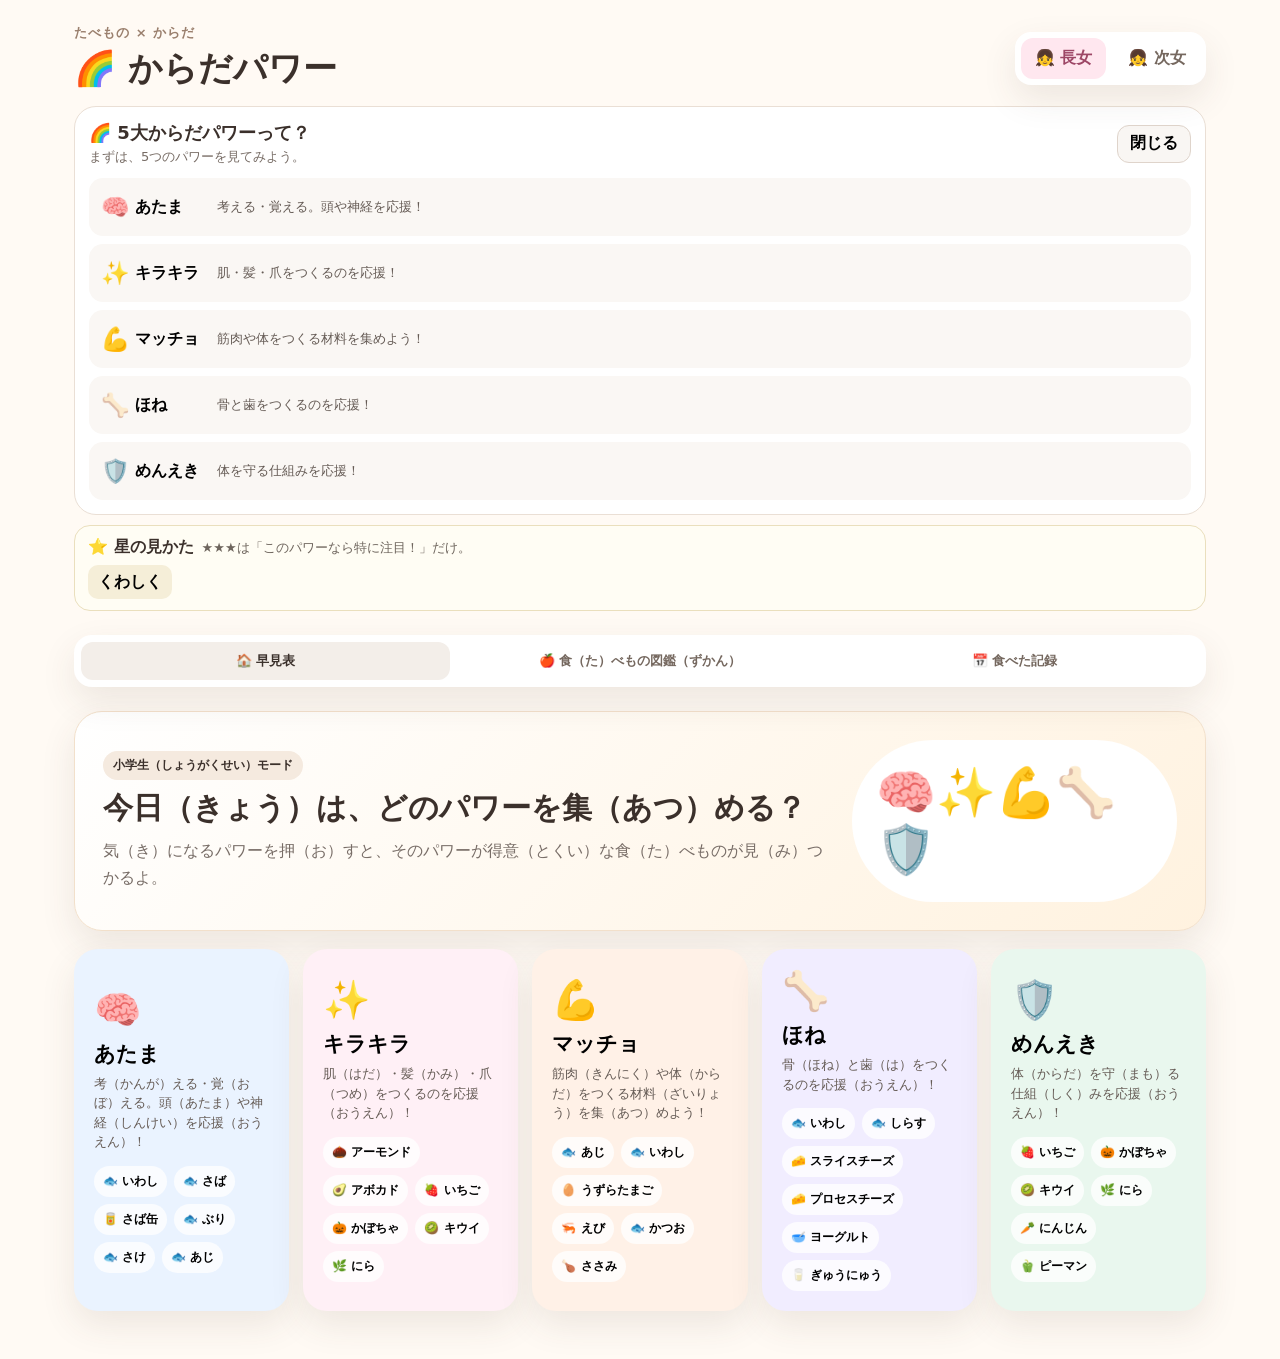
<file: karada_power/index.html>
<!doctype html><html lang="ja"><head>
<meta charset="utf-8"><meta name="viewport" content="width=device-width,initial-scale=1">
<title>からだパワー v12</title><link rel="stylesheet" href="style.css"><meta name="theme-color" content="#fff8f2">
<link rel="manifest" href="manifest.webmanifest">
</head><body>
<div class="app-shell">
<header class="topbar"><div><div class="eyebrow">たべもの × からだ</div><h1>🌈 からだパワー</h1></div>
<div class="child-switch"><button class="child-btn active" data-child="長女">👧 長女</button><button class="child-btn" data-child="次女">👧 次女</button></div></header>
<section id="power-guide" class="power-guide"><div class="power-guide-head"><div><b>🌈 5大からだパワーって？</b><div>まずは、5つのパワーを見てみよう。</div></div><button id="guide-toggle" class="guide-toggle">閉じる</button></div><div id="power-guide-body" class="power-guide-grid"></div></section><section class="score-guide">
<div><b>⭐ 星の見かた</b><span>★★★は「このパワーなら特に注目！」だけ。</span></div>
<button id="score-guide-toggle">くわしく</button>
<div id="score-guide-body" class="hidden">
<p><b>★★★</b> 特に注目したい代表選手。</p>
<p><b>★★</b> しっかり役立つ。</p>
<p><b>★</b> 少し役立つ。</p>
<p><b>☆</b> このパワーでは特におすすめしない。</p>
<p class="source-mini">出典：文部科学省「日本食品標準成分表（八訂）増補2023年」、厚生労働省「日本人の食事摂取基準（2025年版）」。</p>
</div></section><nav class="tabs"><button class="tab active" data-view="home">🏠 早見表</button><button class="tab" data-view="foods">🍎 食（た）べもの図鑑（ずかん）</button><button class="tab" data-view="today">📅 食べた記録</button></nav>
<main>
<section id="view-home" class="view active">
<div class="hero"><div><span class="pill">小学生（しょうがくせい）モード</span><h2>今日（きょう）は、どのパワーを集（あつ）める？</h2><p>気（き）になるパワーを押（お）すと、そのパワーが得意（とくい）な食（た）べものが見（み）つかるよ。</p></div><div class="hero-orb">🧠✨💪🦴🛡️</div></div>
<div id="power-grid" class="power-grid"></div></section>

<section id="view-foods" class="view">
<div class="section-head"><div><h2>🍎 食（た）べもの図鑑（ずかん）</h2><p>食（た）べものを押（お）すと、5つのパワーが見（み）えるよ。</p></div><input id="food-search" class="search" placeholder="食（た）べものを探（さが）す…"></div>
<div id="category-chips" class="chips"></div>

<section class="food-learning">
  <button id="food-learning-toggle" class="food-learning-toggle">
    <span>🔍 食べものを見る力</span><span id="food-learning-arrow">＋</span>
  </button>
  <div id="food-learning-body" class="food-learning-body hidden">
    <div class="learn-card"><b>⚡ エネルギー</b><p>炭水化物（たんすいかぶつ）や脂質（ししつ）は、体を動かすエネルギーになるよ。</p></div>
    <div class="learn-card"><b>🍭 おやつも食べもの</b><p>おやつからとれる栄養もあるよ。食べたものは、ちゃんと記録しよう。</p></div>
    <div class="learn-card"><b>🏭 加工食品</b><p>作り方や材料が変わると、栄養も変わるよ。良い・悪いだけで決めなくてOK。</p></div>
    <div class="learn-card"><b>🏷️ 原材料を見よう</b><p>同じ「さば缶」でも商品によって材料はちがうよ。パッケージの「原材料名」を見てみよう。</p></div>
  </div>
</section>
<div id="food-grid" class="food-grid"></div></section>

<section id="view-today" class="view">
<div class="record-head">
  <div>
    <h2>📅 食べた記録</h2>
    <p><span id="today-child">長女</span>の食べたものを、日にち・ごはんごとに残すよ。</p>
  </div>
</div>

<div class="date-nav">
  <button id="date-prev" class="date-arrow" aria-label="前の日">‹</button>
  <button id="date-label" class="date-label"></button>
  <button id="date-next" class="date-arrow" aria-label="次の日">›</button>
  <button id="date-today" class="today-jump">今日</button>
</div>

<div class="meal-tabs" id="meal-tabs">
  <button data-meal="breakfast">🌅 朝ごはん</button>
  <button data-meal="lunch">☀️ 昼ごはん</button>
  <button data-meal="dinner">🌙 夜ごはん</button>
  <button data-meal="snack">🍭 おやつ</button>
</div>

<div class="record-layout">
  <div class="today-card meal-card-main">
    <div class="meal-card-title">
      <h3 id="active-meal-title">🌅 朝ごはん</h3>
      <button class="primary-btn compact" data-jump="foods">＋ 食べものを選ぶ</button>
    </div>
    <div id="meal-foods" class="meal-foods"></div>
    <div class="meal-help">図鑑の ✓ を押すと、いま選んでいるごはんに入るよ。</div>
  </div>

  <div class="today-card">
    <h3>この日の5大パワー</h3>
    <div class="notice compact-notice">※「栄養が100％足りた」という意味ではありません。いろいろな食べものを見つけるゲームのパワーです。</div>
    <div id="today-bars"></div>
    <div id="today-hint" class="hint"></div>
  </div>

  <div class="today-card all-day-card">
    <h3>🍽️ この日食べたもの</h3>
    <div id="today-foods" class="today-foods"></div>
  </div>
</div>

<section class="history-card">
  <div class="history-head">
    <div><h3>📚 これまでの記録</h3><p>前の日の記録も消えないよ。日にちを押すと見られるよ。</p></div>
    <button id="backup-records" class="ghost-btn">💾 バックアップ</button>
  </div>
  <div id="history-list" class="history-list"></div>
  <details class="danger-zone">
    <summary>記録を直す・消す</summary>
    <button id="clear-today" class="danger-btn">この日の記録を全部消す</button>
  </details>
</section>
</section>
</main></div>

<div id="modal" class="modal hidden"><div class="modal-backdrop" data-close="food"></div><div class="modal-card"><button class="modal-close" data-close="food">×</button><div id="modal-content"></div></div></div>
<div id="nutrient-modal" class="modal hidden"><div class="modal-backdrop" data-close="nutrient"></div><div class="modal-card nutrient-card"><button class="modal-close" data-close="nutrient">×</button><div id="nutrient-content"></div></div></div>
<script src="data.js"></script><script src="app.js"></script><div id="power-popover" class="power-popover hidden"></div><button id="back-to-top" class="back-to-top hidden">↑ 上へ</button></body></html>
</file>
<file: karada_power/style.css>
:root{--bg:#fffaf4;--ink:#3b302b;--muted:#786d67;--line:#eadfd5;--shadow:0 14px 35px rgba(80,60,45,.10)}
*{box-sizing:border-box}body{margin:0;font-family:ui-rounded,"Hiragino Maru Gothic ProN","Yu Gothic",system-ui,sans-serif;background:var(--bg);color:var(--ink)}
button,input{font:inherit}button{cursor:pointer}.app-shell{max-width:1180px;margin:auto;padding:24px}.topbar{display:flex;justify-content:space-between;align-items:center;gap:18px}
.eyebrow{font-weight:800;color:#9a7f6d;font-size:13px;letter-spacing:.08em}h1{margin:4px 0 0;font-size:34px}.child-switch{display:flex;gap:8px;background:#fff;padding:6px;border-radius:16px;box-shadow:var(--shadow)}
.child-btn,.tab,.chip,.ghost-btn{border:0;background:transparent;border-radius:12px;padding:10px 14px;font-weight:800;color:#75685f}.child-btn.active{background:#ffe7ef;color:#9d4766}
.tabs{display:flex;gap:8px;margin:24px 0;background:#fff;padding:7px;border-radius:18px;box-shadow:var(--shadow);position:sticky;top:8px;z-index:5}.tab{flex:1}.tab.active{background:#f3eee9;color:#3a302b}
.view{display:none}.view.active{display:block}.hero{display:flex;justify-content:space-between;align-items:center;gap:24px;background:linear-gradient(135deg,#fff,#fff2df);border:1px solid #f2e0cb;border-radius:28px;padding:28px;box-shadow:var(--shadow)}
.hero h2{font-size:30px;margin:8px 0}.hero p{color:var(--muted);margin:0;line-height:1.7}.hero-orb{font-size:48px;background:#fff;border-radius:999px;padding:24px}
.pill{display:inline-block;padding:6px 10px;border-radius:999px;background:#f5eadf;font-size:12px;font-weight:900}.power-grid{display:grid;grid-template-columns:repeat(5,1fr);gap:14px;margin-top:18px}
.power-card{border:0;border-radius:24px;padding:20px;text-align:left;min-height:230px;box-shadow:var(--shadow);transition:.15s}.power-card:hover{transform:translateY(-3px)}.power-card h3{margin:8px 0 6px;font-size:21px}.power-card p{margin:0 0 14px;color:#655b55;font-size:13px;line-height:1.5}.power-icon{font-size:38px}.power-foods{display:flex;flex-wrap:wrap;gap:7px}.mini-food{background:rgba(255,255,255,.78);padding:7px 9px;border-radius:999px;font-size:12px;font-weight:800}
.p-head{background:#eaf3ff}.p-sparkle{background:#fff0f6}.p-muscle{background:#fff1e7}.p-bone{background:#f1edff}.p-immunity{background:#e9f7ee}
.section-head{display:flex;justify-content:space-between;align-items:end;gap:16px;margin:8px 0 16px}.section-head h2{margin:0 0 4px;font-size:28px}.section-head p{margin:0;color:var(--muted)}
.search{border:1px solid var(--line);background:#fff;border-radius:14px;padding:12px 14px;min-width:240px}.chips{display:flex;gap:8px;flex-wrap:wrap;margin-bottom:16px}.chip{background:#fff;border:1px solid var(--line);padding:8px 12px}.chip.active{background:#3f342e;color:#fff;border-color:#3f342e}
.food-grid{display:grid;grid-template-columns:repeat(5,1fr);gap:12px}.food-card{border:1px solid var(--line);background:#fff;border-radius:18px;padding:14px;text-align:left;box-shadow:0 8px 20px rgba(80,60,45,.06)}.food-top{display:flex;align-items:center;gap:10px}.food-emoji{font-size:30px}.food-name{font-weight:900}.reading{font-size:11px;color:#8d7d73}.food-cat{font-size:11px;color:var(--muted)}.stars-row{display:flex;gap:5px;margin-top:12px;flex-wrap:wrap}.badge{font-size:11px;font-weight:800;background:#f7f3ef;border-radius:999px;padding:5px 7px}
.today-layout{display:grid;grid-template-columns:1.1fr .9fr;gap:16px}.today-card{background:#fff;border:1px solid var(--line);border-radius:24px;padding:22px;box-shadow:var(--shadow)}.bar-row{display:grid;grid-template-columns:120px 1fr 76px;gap:10px;align-items:center;margin:14px 0}.bar-label{font-weight:900}.bar-track{height:18px;background:#f0ece8;border-radius:999px;overflow:hidden}.bar-fill{height:100%;border-radius:999px;background:#bfa89b}.bar-val{text-align:right;font-size:12px;font-weight:900}.hint{margin-top:18px;padding:14px;border-radius:16px;background:#fff7d8;font-weight:800;line-height:1.6}.suggestions{display:flex;flex-wrap:wrap;gap:8px;margin-top:10px}.suggestion{border:0;background:#fff;padding:9px 11px;border-radius:999px;font-weight:900;box-shadow:0 4px 10px rgba(0,0,0,.06)}.notice{background:#fff;border:1px dashed #d9c8ba;color:#75685f;border-radius:15px;padding:12px 14px;margin-bottom:14px;font-size:12px;line-height:1.5}
.today-foods{display:flex;flex-wrap:wrap;gap:8px;min-height:64px;margin-bottom:16px}.today-tag{border:0;background:#f7f2ee;padding:9px 10px;border-radius:999px;font-weight:800}.primary-btn{border:0;background:#3f342e;color:#fff;border-radius:14px;padding:12px 16px;font-weight:900}.ghost-btn{background:#fff;border:1px solid var(--line)}
.modal{position:fixed;inset:0;z-index:30;display:grid;place-items:center}.hidden{display:none!important}.modal-backdrop{position:absolute;inset:0;background:rgba(40,30,25,.38);backdrop-filter:blur(4px)}.modal-card{position:relative;z-index:2;background:#fff;border-radius:26px;padding:24px;width:min(590px,calc(100vw - 28px));box-shadow:0 30px 80px rgba(0,0,0,.22);max-height:88vh;overflow:auto}.modal-close{position:absolute;right:14px;top:12px;border:0;background:#f4efeb;border-radius:999px;width:34px;height:34px;font-size:22px}.modal-food-head{display:flex;gap:15px;align-items:center;padding-right:38px}.modal-food-head .food-emoji{font-size:54px}.modal h2{margin:0 0 4px}.modal-copy{color:var(--muted);line-height:1.8}.power-detail{display:grid;grid-template-columns:repeat(5,1fr);gap:7px;margin:18px 0}.power-detail div{background:#f7f3ef;border-radius:13px;padding:10px 6px;text-align:center;font-size:12px;font-weight:900}.nutrients{background:#f6faf5;border-radius:16px;padding:14px;line-height:1.7}.nutrient-buttons{display:flex;gap:8px;flex-wrap:wrap;margin-top:9px}.nutrient-btn{border:0;background:#fff;border-radius:999px;padding:9px 11px;font-weight:900}.nutrient-card{text-align:center}.nutrient-big{font-size:54px}.related-foods{display:flex;gap:8px;flex-wrap:wrap;justify-content:center;margin-top:16px}.related-food{border:0;background:#f7f2ee;border-radius:999px;padding:9px 11px;font-weight:900}
@media(max-width:900px){.power-grid,.food-grid{grid-template-columns:repeat(2,1fr)}.today-layout{grid-template-columns:1fr}.power-detail{grid-template-columns:repeat(3,1fr)}}@media(max-width:620px){.app-shell{padding:14px}.topbar{align-items:flex-start;flex-direction:column}.child-switch{width:100%}.child-btn{flex:1}.hero{padding:20px}.hero-orb{display:none}.hero h2{font-size:24px}.power-grid,.food-grid{grid-template-columns:1fr}.tabs{overflow:auto}.tab{white-space:nowrap}.section-head{align-items:stretch;flex-direction:column}.search{width:100%}.bar-row{grid-template-columns:94px 1fr 64px}.power-detail{grid-template-columns:repeat(2,1fr)}}
.inline-reading{font-size:.72em;font-weight:700;color:#8d7d73;margin-left:1px}
.title-reading{font-size:.58em;font-weight:700;color:#8d7d73;margin-left:3px}

.pref-box{margin-top:16px;background:#fff8ee;border-radius:16px;padding:14px}
.pref-buttons{display:grid;grid-template-columns:repeat(5,1fr);gap:7px;margin-top:10px}
.pref-btn{border:1px solid #eadfd5;background:#fff;border-radius:13px;padding:9px 5px;font-weight:800;font-size:12px}
.pref-btn span{display:block;margin-top:4px}.pref-btn.selected{outline:3px solid #d7c3b4;background:#fff3e8}
.pref-note{margin-top:10px;background:#fff;padding:10px;border-radius:12px;font-weight:800}
@media(max-width:620px){.pref-buttons{grid-template-columns:repeat(3,1fr)}}

.allergy-box{margin-top:16px;padding:13px 14px;border:2px solid #eadfd5;border-radius:16px;display:flex;align-items:center;justify-content:space-between;gap:10px;background:#fff}
.allergy-box.active{border-width:3px;background:#fff7f1}
.allergy-help{font-size:12px;margin-top:3px;color:#75665d}
.allergy-btn{border:1px solid #d7c3b4;background:#fff;border-radius:12px;padding:9px 11px;font-weight:900}
.allergy-box.active .allergy-btn{font-weight:900}
.allergy-badge{display:inline-block;margin-top:4px;padding:3px 7px;border-radius:999px;background:#fff0e7;font-size:11px;font-weight:900}


// 長女：ナッツアレルギー初期設定。該当食材がマスターにある場合のみ登録。
(function seedOlderChildNutAllergy(){
  const seedKey='kp_seed_older_nut_allergy_v1';
  if(localStorage.getItem(seedKey)) return;
  const olderId=(typeof CHILDREN!=='undefined' && CHILDREN[0]?.id) || 'older';
  const key='kp_allergies_'+olderId;
  let a={}; try{a=JSON.parse(localStorage.getItem(key)||'{}')}catch{}
  const nutWords=['アーモンド','くるみ','カシューナッツ','ピスタチオ','マカダミア','ヘーゼルナッツ','ピーカン','ナッツ'];
  FOODS.forEach(f=>{ if(nutWords.some(w=>f.name.includes(w))) a[f.id]=true; });
  localStorage.setItem(key,JSON.stringify(a));
  localStorage.setItem(seedKey,'1');
})();

html,body{min-height:100%;overscroll-behavior-y:none}
body{padding-bottom:24px}
header{position:relative;z-index:10}
button,.food-card,.power-card{touch-action:manipulation}
@media(max-width:620px){
  body{font-size:16px}
  .page,.screen,main{padding-left:14px!important;padding-right:14px!important}
  .food-grid{grid-template-columns:repeat(2,minmax(0,1fr))!important;gap:10px!important}
  .food-card{min-height:116px}
  button{min-height:44px}
  .modal-content,.dialog,.sheet{max-height:86vh;border-radius:24px 24px 0 0!important}
}

.select-toolbar{display:flex;justify-content:flex-end;align-items:center;margin:10px 0 14px}
.batch-actions{display:flex;gap:8px;align-items:center;flex-wrap:wrap;width:100%;justify-content:flex-end}
.batch-actions #batch-count{font-weight:900;margin-right:auto}
.batch-actions .primary-btn:disabled{opacity:.45;cursor:not-allowed}
.food-card{position:relative}
.food-card.batch-selected{outline:3px solid rgba(70,120,210,.55);transform:translateY(-1px)}
.batch-check{position:absolute;top:8px;right:8px;width:28px;height:28px;border-radius:50%;display:flex;align-items:center;justify-content:center;border:2px solid #cfc5bd;background:#fff;font-weight:1000;font-size:18px;z-index:2}
.food-card.batch-selected .batch-check{background:#edf3ff;border-color:#7d9bd1}
@media(max-width:620px){
  .select-toolbar{position:sticky;top:76px;z-index:30;background:rgba(255,248,242,.95);padding:8px 0}
  .batch-actions{gap:6px}
  .batch-actions .primary-btn{flex:1;min-width:180px}
}

/* v5.1 fix: tabs must not become a full-screen fixed panel */
.tabs{bottom:auto!important}
@media(max-width:620px){
  body{padding-bottom:24px}
  .tabs{position:sticky!important;top:6px!important;bottom:auto!important;left:auto!important;right:auto!important;transform:none!important;width:auto!important}
}

.select-toolbar,.batch-actions,#batch-mode-btn{display:none!important}
.power-guide{margin:14px 0 10px;padding:14px;border-radius:22px;background:#fff;border:1px solid #eadfd5}
.power-guide-head{display:flex;justify-content:space-between;gap:12px;align-items:center}.power-guide-head b{font-size:18px}.power-guide-head div div{font-size:13px;color:#766b64;margin-top:3px}
.guide-toggle{min-height:38px!important;padding:6px 12px;border:1px solid #dfd4cb;background:#f9f6f3;border-radius:12px;font-weight:800}
.power-guide-grid{display:grid;grid-template-columns:1fr;gap:8px;margin-top:12px}.power-guide.collapsed .power-guide-grid{display:none}
.guide-power{display:grid;grid-template-columns:34px 82px 1fr;align-items:center;text-align:left;border:0;background:#faf7f4;border-radius:14px;padding:10px 12px;min-height:58px}.guide-power span{font-size:23px}.guide-power small{font-size:13px;line-height:1.4;color:#655b55}
.tabs{display:grid!important;grid-template-columns:repeat(3,minmax(0,1fr));gap:5px;overflow:visible!important;white-space:normal!important}.tabs button,.tabs .tab{min-width:0!important;width:100%;padding:10px 4px!important;font-size:13px!important}
.quick-eaten{position:absolute;top:8px;right:8px;width:34px!important;height:34px!important;min-height:34px!important;border-radius:50%;border:2px solid #d9d0c8;background:#fff;z-index:5;padding:0;font-size:20px;font-weight:900}.quick-eaten.checked{background:#e9f6e7;border-color:#77a66e}
.power-popover{position:fixed;left:50%;bottom:92px;transform:translate(-50%,12px);width:min(86vw,420px);background:#332c28;color:#fff;padding:14px 16px;border-radius:16px;z-index:500;box-shadow:0 12px 35px rgba(0,0,0,.25);opacity:0;transition:.12s}.power-popover.show{opacity:1;transform:translate(-50%,0)}.power-popover b{font-size:17px}.power-popover div{margin-top:5px;font-size:14px;line-height:1.45}
.back-to-top{position:fixed;right:18px;bottom:28px;z-index:300;border:0;border-radius:999px;background:#332c28;color:#fff;padding:10px 14px;font-weight:900}.hidden{display:none!important}
@media(max-width:620px){.power-guide{margin:10px 8px 8px}.tabs{position:sticky!important;top:0!important;margin:0 6px!important;padding:6px!important}.food-card{position:relative;padding-top:46px!important}}

.food-learning{margin:10px 0 14px;background:#fff;border:1px solid #eadfd5;border-radius:18px;overflow:hidden}
.food-learning-toggle{width:100%;display:flex;justify-content:space-between;align-items:center;border:0;background:#fff;padding:13px 15px;font-weight:900;font-size:15px;text-align:left}
.food-learning-body{padding:0 12px 12px;display:grid;grid-template-columns:repeat(2,minmax(0,1fr));gap:8px}
.learn-card{background:#faf7f4;border-radius:14px;padding:11px}.learn-card p{margin:5px 0 0;font-size:13px;line-height:1.5}
.v7-food-info{margin-top:14px}.energy-box,.processed-note,.whole-note{border-radius:15px;padding:12px;margin-top:9px;background:#fff8ee}
.energy-pill{display:inline-block;margin:7px 5px 0 0;padding:6px 9px;background:#fff;border-radius:999px;font-weight:800;font-size:13px}
.processed-note p,.whole-note p{font-size:13px;line-height:1.5;margin:5px 0 8px}
@media(max-width:620px){.food-learning-body{grid-template-columns:1fr}}

.score-guide{margin:8px 0 12px;background:#fffdf4;border:1px solid #eadfbd;border-radius:16px;padding:11px 13px}
.score-guide>div:first-child{display:flex;gap:8px;align-items:center;flex-wrap:wrap}.score-guide>div:first-child span{font-size:13px;color:#6e655d}
.score-guide button{margin-top:7px;min-height:34px!important;border:0;background:#f5eed8;border-radius:10px;padding:5px 10px;font-weight:800}
.score-guide p{margin:7px 0;font-size:13px}.source-mini{font-size:11px!important;color:#7b736c;line-height:1.45}

.official-v9{margin-top:13px;padding:12px;border:1px solid #d8e7d8;border-radius:15px;background:#f7fbf7}
.official-head{display:flex;justify-content:space-between;gap:8px;align-items:center;flex-wrap:wrap}
.official-head span{font-size:11px;color:#6e776e}.official-name{font-size:12px;margin:5px 0 8px;color:#616861}
.official-chips{display:flex;flex-wrap:wrap;gap:6px}.official-chip{font-size:12px;font-weight:800;background:#fff;border-radius:999px;padding:5px 8px}
.official-note{font-size:11px;line-height:1.5;margin:9px 0 0;color:#697069}

.calc-v10{margin-top:10px;padding:12px;border-radius:15px;background:#f6f8ff;border:1px solid #dde2f2}
.calc-v10 p{font-size:12px;margin:5px 0 8px}.calc-rows>div{display:flex;justify-content:space-between;padding:5px 0;border-bottom:1px dashed #e2e4ea}
.calc-rows b{letter-spacing:1px}.calc-v10 small{display:block;margin-top:8px;line-height:1.45;color:#687080}

.product-v11{margin-top:10px;padding:12px;border-radius:15px;background:#fff8f1;border:1px solid #eadfd5}.product-v11 p{font-size:12px;margin:6px 0}.product-facts{display:flex;gap:6px;flex-wrap:wrap}.product-facts span{background:#fff;border-radius:999px;padding:5px 8px;font-size:12px;font-weight:800}.product-v11 small{display:block;margin-top:8px;line-height:1.45;color:#746b64}

/* v12 食事記録 */
.record-head{display:flex;justify-content:space-between;align-items:flex-start;gap:12px;margin-bottom:10px}
.record-head h2{margin-bottom:4px}.record-head p{margin:0;color:#746b64}
.date-nav{display:grid;grid-template-columns:48px 1fr 48px auto;gap:8px;align-items:center;margin:12px 0}
.date-arrow,.date-label,.today-jump{border:1px solid #e8ded7;background:#fff;border-radius:14px;min-height:48px;font-weight:900}
.date-arrow{font-size:28px}.date-arrow:disabled{opacity:.25}.date-label{font-size:17px}.today-jump{padding:0 14px}
.meal-tabs{display:grid;grid-template-columns:repeat(4,minmax(0,1fr));gap:7px;margin:10px 0 14px}
.meal-tabs button{border:1px solid #eadfd8;background:#fff;border-radius:14px;padding:11px 5px;font-weight:900;min-width:0}
.meal-tabs button.active{background:#f1ebe6;border-color:#cbb9aa;box-shadow:0 2px 8px rgba(80,55,40,.08)}
.record-layout{display:grid;gap:14px}.meal-card-main{border:2px solid #eee4dc}
.meal-card-title{display:flex;justify-content:space-between;align-items:center;gap:10px}.meal-card-title h3{margin:0}
.primary-btn.compact{padding:9px 12px;min-height:auto}.meal-foods{display:flex;flex-wrap:wrap;gap:8px;margin-top:14px}
.meal-food-tag{display:inline-flex;align-items:center;gap:5px;background:#f8f4f1;border-radius:999px;padding:8px 8px 8px 12px;font-weight:800}
.meal-food-tag button{border:0;background:#e8ded8;border-radius:50%;width:24px;height:24px;font-weight:900;line-height:1}
.meal-empty{color:#8b7e76;padding:10px 0}.meal-help{font-size:12px;color:#8b7e76;margin-top:10px}
.compact-notice{margin:8px 0 12px;font-size:11px;padding:9px}
.day-meal-group{margin:10px 0}.day-meal-group>b{display:block;margin-bottom:6px}.day-meal-group>div{display:flex;flex-wrap:wrap;gap:7px}
.history-card{margin-top:16px;background:#fff;border:1px solid #e8ded7;border-radius:20px;padding:16px}
.history-head{display:flex;justify-content:space-between;align-items:flex-start;gap:10px}.history-head h3{margin:0}.history-head p{font-size:12px;color:#83776f;margin:4px 0 0}
.history-list{display:grid;gap:7px;margin-top:12px}.history-row{width:100%;display:flex;justify-content:space-between;align-items:center;text-align:left;border:1px solid #eee4dd;background:#faf8f6;border-radius:14px;padding:11px 12px}
.history-row.active{border-color:#c9b6a8;background:#f5eee9}.history-row span{display:flex;flex-direction:column;gap:3px}.history-row small{color:#8a7c73}.history-row strong{white-space:nowrap}
.history-empty{color:#8b7e76;padding:12px}.danger-zone{margin-top:14px;font-size:12px;color:#8b7e76}.danger-zone summary{cursor:pointer}
.danger-btn{margin-top:10px;border:1px solid #dfb8b8;background:#fff7f7;color:#8b4040;border-radius:12px;padding:9px 12px;font-weight:800}
.food-add-context-v12{position:sticky;top:0;z-index:15;display:flex;align-items:center;gap:8px;flex-wrap:wrap;background:rgba(255,248,242,.96);backdrop-filter:blur(8px);padding:9px 10px;margin:0 0 10px;border:1px solid #eadfd8;border-radius:14px;font-size:12px}
.food-add-context-v12 b{margin-right:auto}.food-add-context-v12 button{border:0;background:#fff;border-radius:10px;padding:7px 9px;font-weight:800}
.meal-add-box{margin-top:16px;padding:12px;background:#faf7f4;border-radius:14px}.meal-add-label{font-size:13px;margin-bottom:8px}
@media(max-width:620px){
  .meal-tabs{grid-template-columns:repeat(2,minmax(0,1fr))}
  .date-nav{grid-template-columns:42px 1fr 42px}
  .today-jump{grid-column:1/-1;min-height:38px}
  .history-head{flex-direction:column}.history-head .ghost-btn{width:100%}
}
</file>
